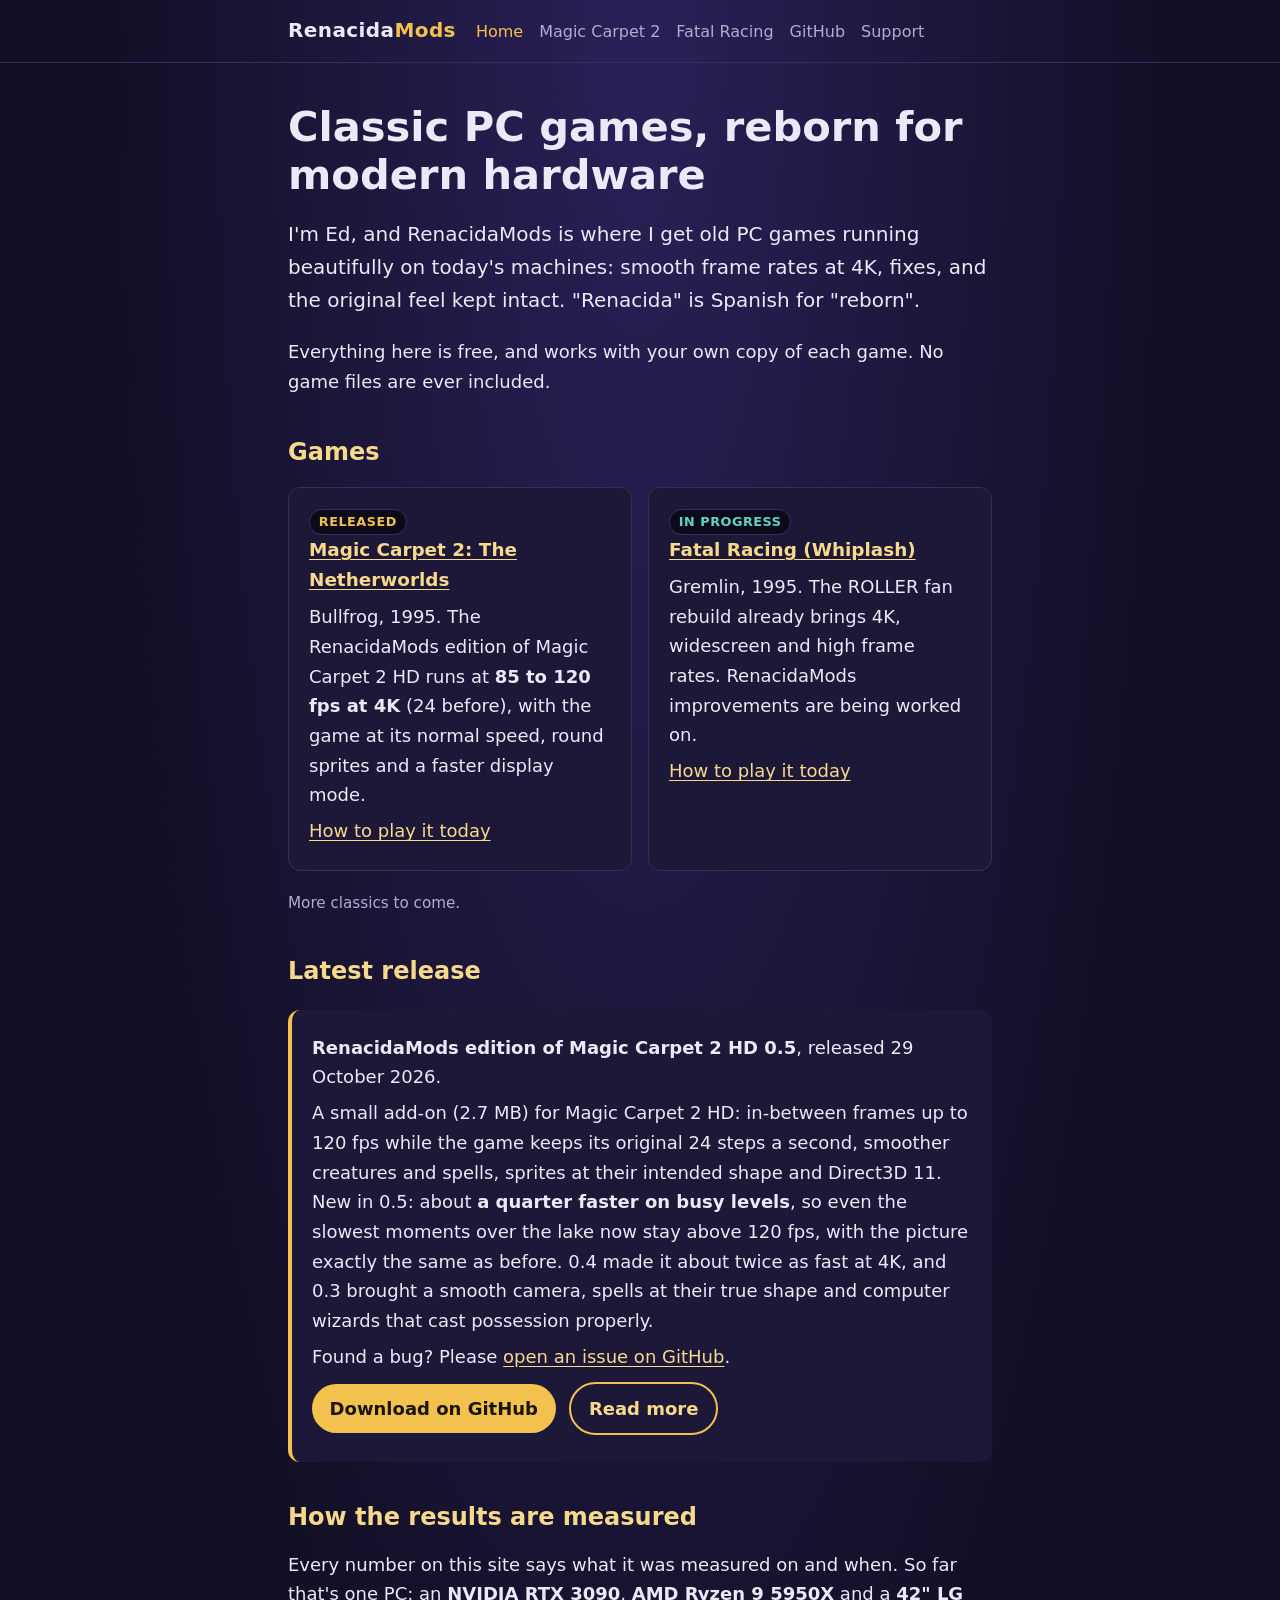
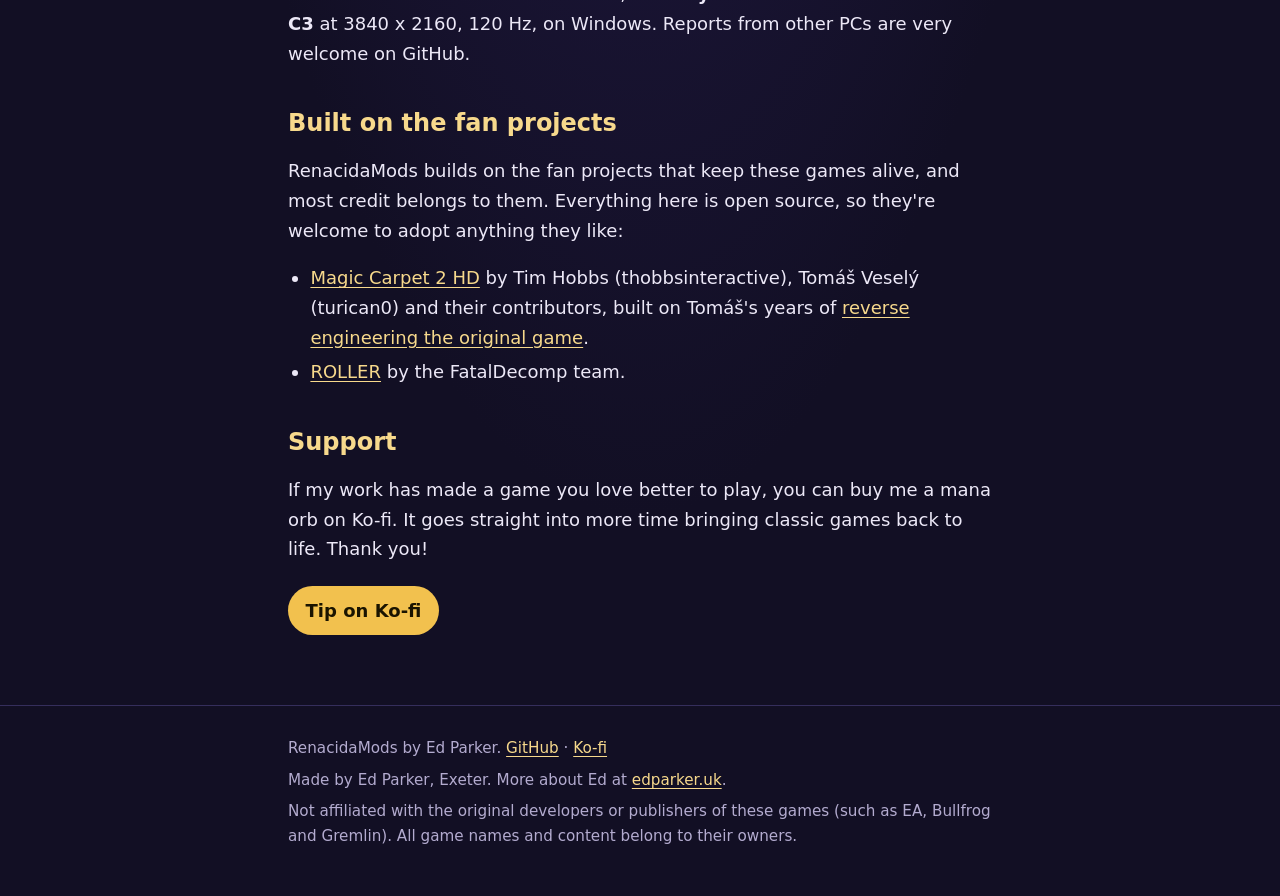
<file: index.html>
<!doctype html>
<html lang="en-GB">
<head>
<meta charset="utf-8">
<meta name="viewport" content="width=device-width, initial-scale=1">
<title>RenacidaMods: classic PC games, reborn for modern hardware</title>
<meta name="description" content="Free mods and fixes that get classic PC games like Magic Carpet 2 and Fatal Racing running smoothly at 4K on today's PCs, using your own copy of the game.">
<link rel="canonical" href="https://renacidamods.edparker.uk/">
<link rel="icon" href="/favicon.svg" type="image/svg+xml">
<link rel="stylesheet" href="/style.css?v=2">
<meta property="og:type" content="website">
<meta property="og:site_name" content="RenacidaMods">
<meta property="og:title" content="RenacidaMods: classic PC games, reborn for modern hardware">
<meta property="og:description" content="Free mods and fixes for classic PC games on today's PCs. Magic Carpet 2 runs at 85 to 120 fps in 4K, Fatal Racing next.">
<meta property="og:url" content="https://renacidamods.edparker.uk/">
<meta property="og:image" content="https://renacidamods.edparker.uk/share.png?v=3">
<meta property="og:image:width" content="1200">
<meta property="og:image:height" content="630">
<meta name="twitter:card" content="summary_large_image">
<script type="application/ld+json">
{
  "@context": "https://schema.org",
  "@graph": [
    {
      "@type": "WebSite",
      "@id": "https://renacidamods.edparker.uk/#website",
      "url": "https://renacidamods.edparker.uk/",
      "name": "RenacidaMods",
      "description": "Free mods and fixes that get classic PC games running well on modern hardware.",
      "inLanguage": "en-GB",
      "publisher": { "@id": "https://renacidamods.edparker.uk/#ed" }
    },
    {
      "@type": "Person",
      "@id": "https://renacidamods.edparker.uk/#ed",
      "name": "Ed Parker",
      "url": "https://renacidamods.edparker.uk/",
      "brand": { "@type": "Brand", "name": "RenacidaMods" },
      "sameAs": [
        "https://edparker.uk/",
        "https://github.com/RenacidaMods",
        "https://ko-fi.com/renacidamods"
      ]
    }
  ]
}
</script>
</head>
<body>
<header class="site">
  <div class="wrap">
    <a class="brand" href="/">Renacida<span>Mods</span></a>
    <nav class="site" aria-label="Main">
      <a href="/" aria-current="page">Home</a>
      <a href="/magic-carpet-2/">Magic Carpet 2</a>
      <a href="/fatal-racing/">Fatal Racing</a>
      <a href="https://github.com/RenacidaMods">GitHub</a>
      <a href="https://ko-fi.com/renacidamods">Support</a>
    </nav>
  </div>
</header>

<main>
  <div class="wrap">
    <h1>Classic PC games, reborn for modern hardware</h1>
    <p class="lead">I'm Ed, and RenacidaMods is where I get old PC games running beautifully on today's machines: smooth frame rates at 4K, fixes, and the original feel kept intact. "Renacida" is Spanish for "reborn".</p>
    <p>Everything here is free, and works with your own copy of each game. No game files are ever included.</p>

    <h2>Games</h2>
    <div class="cards">
      <div class="card">
        <span class="tag gold">Released</span>
        <h3><a href="/magic-carpet-2/">Magic Carpet 2: The Netherworlds</a></h3>
        <p>Bullfrog, 1995. The RenacidaMods edition of Magic Carpet 2 HD runs at <strong>85 to 120 fps at 4K</strong> (24 before), with the game at its normal speed, round sprites and a faster display mode.</p>
        <p><a href="/magic-carpet-2/">How to play it today</a></p>
      </div>
      <div class="card">
        <span class="tag">In progress</span>
        <h3><a href="/fatal-racing/">Fatal Racing (Whiplash)</a></h3>
        <p>Gremlin, 1995. The ROLLER fan rebuild already brings 4K, widescreen and high frame rates. RenacidaMods improvements are being worked on.</p>
        <p><a href="/fatal-racing/">How to play it today</a></p>
      </div>
    </div>
    <p class="muted small">More classics to come.</p>

    <h2>Latest release</h2>
    <div class="answer">
      <p><strong>RenacidaMods edition of Magic Carpet 2 HD 0.5</strong>, released 29 October 2026.</p>
      <p>A small add-on (2.7 MB) for Magic Carpet 2 HD: in-between frames up to 120 fps while the game keeps its original 24 steps a second, smoother creatures and spells, sprites at their intended shape and Direct3D 11. New in 0.5: about <strong>a quarter faster on busy levels</strong>, so even the slowest moments over the lake now stay above 120 fps, with the picture exactly the same as before. 0.4 made it about twice as fast at 4K, and 0.3 brought a smooth camera, spells at their true shape and computer wizards that cast possession properly.</p>
      <p>Found a bug? Please <a href="https://github.com/RenacidaMods/magic-carpet-2-hd/issues">open an issue on GitHub</a>.</p>
      <p><a class="button" href="https://github.com/RenacidaMods/magic-carpet-2-hd/releases/latest">Download on GitHub</a> <a class="button ghost" href="/magic-carpet-2/">Read more</a></p>
    </div>

    <h2>How the results are measured</h2>
    <p>Every number on this site says what it was measured on and when. So far that's one PC: an <strong>NVIDIA RTX 3090</strong>, <strong>AMD Ryzen 9 5950X</strong> and a <strong>42" LG C3</strong> at 3840 x 2160, 120 Hz, on Windows. Reports from other PCs are very welcome on GitHub.</p>

    <h2>Built on the fan projects</h2>
    <p>RenacidaMods builds on the fan projects that keep these games alive, and most credit belongs to them. Everything here is open source, so they're welcome to adopt anything they like:</p>
    <ul>
      <li><a href="https://github.com/thobbsinteractive/magic-carpet-2-hd">Magic Carpet 2 HD</a> by Tim Hobbs (thobbsinteractive), Tomáš Veselý (turican0) and their contributors, built on Tomáš's years of <a href="https://github.com/turican0/remc2">reverse engineering the original game</a>.</li>
      <li><a href="https://github.com/FatalDecomp/ROLLER">ROLLER</a> by the FatalDecomp team.</li>
    </ul>

    <h2>Support</h2>
    <p>If my work has made a game you love better to play, you can buy me a mana orb on Ko-fi. It goes straight into more time bringing classic games back to life. Thank you!</p>
    <p><a class="button" href="https://ko-fi.com/renacidamods">Tip on Ko-fi</a></p>
  </div>
</main>

<footer class="site">
  <div class="wrap">
    <p>RenacidaMods by Ed Parker. <a href="https://github.com/RenacidaMods">GitHub</a> · <a href="https://ko-fi.com/renacidamods">Ko-fi</a></p>
    <p>Made by Ed Parker, Exeter. More about Ed at <a href="https://edparker.uk/">edparker.uk</a>.</p>
    <p>Not affiliated with the original developers or publishers of these games (such as EA, Bullfrog and Gremlin). All game names and content belong to their owners.</p>
  </div>
</footer>
</body>
</html>
</file>
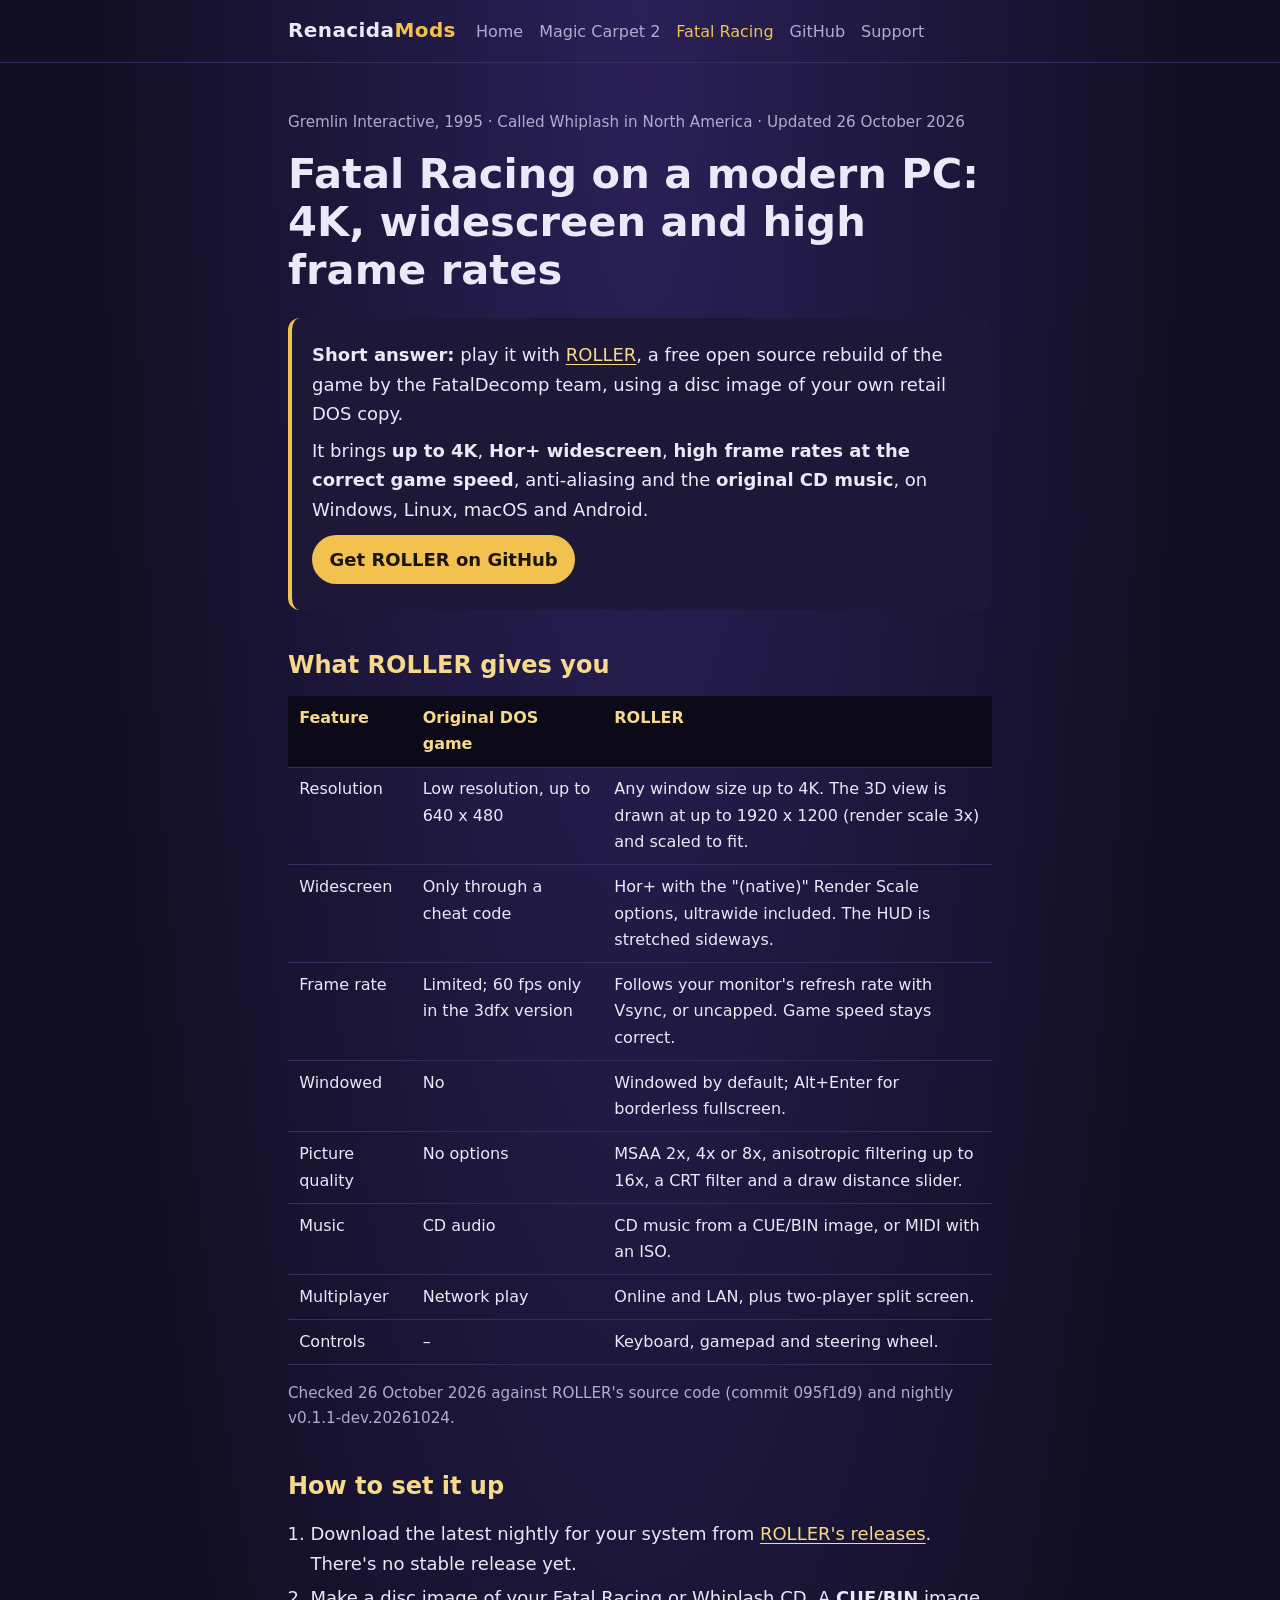
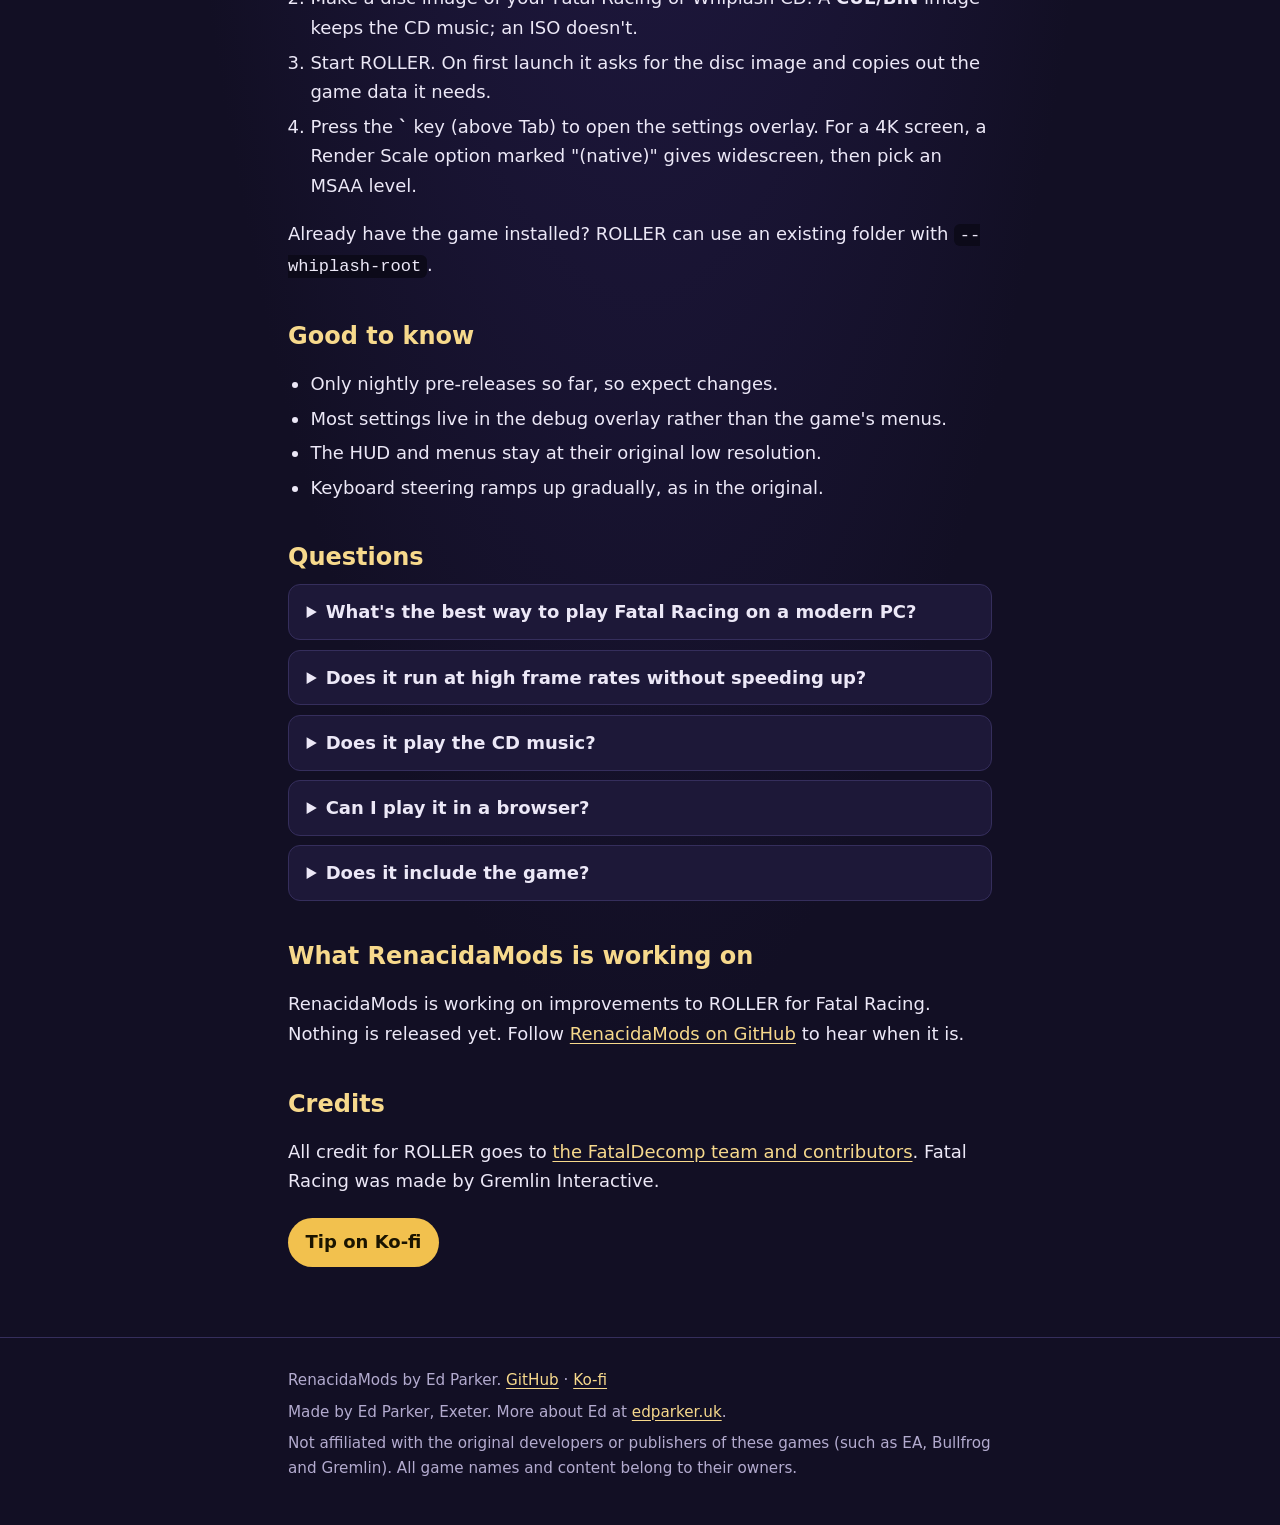
<file: fatal-racing/index.html>
<!doctype html>
<html lang="en-GB">
<head>
<meta charset="utf-8">
<meta name="viewport" content="width=device-width, initial-scale=1">
<title>Fatal Racing (Whiplash) on a modern PC: 4K, widescreen and high frame rates | RenacidaMods</title>
<meta name="description" content="How to play Fatal Racing (Whiplash in North America) on a modern PC: the free ROLLER rebuild runs it at up to 4K, in Hor+ widescreen, at high frame rates with CD music, using your own copy of the game.">
<link rel="canonical" href="https://renacidamods.edparker.uk/fatal-racing/">
<link rel="icon" href="/favicon.svg" type="image/svg+xml">
<link rel="stylesheet" href="/style.css?v=2">
<meta property="og:type" content="article">
<meta property="og:site_name" content="RenacidaMods">
<meta property="og:title" content="Fatal Racing (Whiplash) on a modern PC: 4K, widescreen and high frame rates">
<meta property="og:description" content="The free ROLLER rebuild runs Fatal Racing at up to 4K, Hor+ widescreen and high frame rates, with CD music, from your own copy of the game.">
<meta property="og:url" content="https://renacidamods.edparker.uk/fatal-racing/">
<meta property="og:image" content="https://renacidamods.edparker.uk/share.png?v=3">
<meta property="og:image:width" content="1200">
<meta property="og:image:height" content="630">
<meta name="twitter:card" content="summary_large_image">
<script type="application/ld+json">
{
  "@context": "https://schema.org",
  "@graph": [
    {
      "@type": "WebPage",
      "@id": "https://renacidamods.edparker.uk/fatal-racing/#page",
      "url": "https://renacidamods.edparker.uk/fatal-racing/",
      "name": "Fatal Racing (Whiplash) on a modern PC: 4K, widescreen and high frame rates",
      "inLanguage": "en-GB",
      "datePublished": "2026-10-26",
      "dateModified": "2026-10-26",
      "isPartOf": { "@id": "https://renacidamods.edparker.uk/#website" },
      "author": { "@id": "https://renacidamods.edparker.uk/#ed" },
      "about": {
        "@type": "VideoGame",
        "name": "Fatal Racing",
        "alternateName": "Whiplash",
        "datePublished": "1995",
        "author": { "@type": "Organization", "name": "Gremlin Interactive" },
        "gamePlatform": "PC"
      }
    },
    {
      "@type": "FAQPage",
      "mainEntity": [
        {
          "@type": "Question",
          "name": "What's the best way to play Fatal Racing on a modern PC?",
          "acceptedAnswer": { "@type": "Answer", "text": "Use ROLLER, a free open source rebuild of the Fatal Racing / Whiplash engine by the FatalDecomp team, with a disc image of your own retail DOS copy. It runs on Windows, Linux, macOS and Android, with up to 4K, Hor+ widescreen, high frame rates, MSAA and the original CD music." }
        },
        {
          "@type": "Question",
          "name": "Does Fatal Racing run at 4K and in widescreen?",
          "acceptedAnswer": { "@type": "Answer", "text": "Yes, with ROLLER. Its window can be any size up to 4K. The 3D view is drawn at up to 3 times 640 x 400 (1920 x 1200) and scaled to the window. Render Scale options marked (native) give Hor+ widescreen, ultrawide included; the HUD is stretched sideways." }
        },
        {
          "@type": "Question",
          "name": "Does Fatal Racing run at high frame rates without speeding up?",
          "acceptedAnswer": { "@type": "Answer", "text": "Yes, with ROLLER. The race runs on its own fixed 36 Hz timer, so game speed stays correct at any frame rate. Vsync is on by default and follows your monitor's refresh rate; with Vsync off it's uncapped. According to ROLLER's source code, motion between game steps isn't smoothed, so movement may still update 36 times a second." }
        },
        {
          "@type": "Question",
          "name": "Does ROLLER play Fatal Racing's CD music?",
          "acceptedAnswer": { "@type": "Answer", "text": "Yes, if you give it a CUE/BIN disc image, which includes the audio tracks. An ISO has no audio tracks, so ROLLER falls back to MIDI music." }
        },
        {
          "@type": "Question",
          "name": "Can I play Fatal Racing in a browser?",
          "acceptedAnswer": { "@type": "Answer", "text": "Yes. ROLLER also runs in a web browser at fatal.racing, with the free Whiplash demo or a disc image of your own copy." }
        }
      ]
    }
  ]
}
</script>
</head>
<body>
<header class="site">
  <div class="wrap">
    <a class="brand" href="/">Renacida<span>Mods</span></a>
    <nav class="site" aria-label="Main">
      <a href="/">Home</a>
      <a href="/magic-carpet-2/">Magic Carpet 2</a>
      <a href="/fatal-racing/" aria-current="page">Fatal Racing</a>
      <a href="https://github.com/RenacidaMods">GitHub</a>
      <a href="https://ko-fi.com/renacidamods">Support</a>
    </nav>
  </div>
</header>

<main>
  <div class="wrap">
    <p class="muted small">Gremlin Interactive, 1995 · Called Whiplash in North America · Updated 26 October 2026</p>
    <h1>Fatal Racing on a modern PC: 4K, widescreen and high frame rates</h1>

    <div class="answer">
      <p><strong>Short answer:</strong> play it with <a href="https://github.com/FatalDecomp/ROLLER">ROLLER</a>, a free open source rebuild of the game by the FatalDecomp team, using a disc image of your own retail DOS copy.</p>
      <p>It brings <strong>up to 4K</strong>, <strong>Hor+ widescreen</strong>, <strong>high frame rates at the correct game speed</strong>, anti-aliasing and the <strong>original CD music</strong>, on Windows, Linux, macOS and Android.</p>
      <p><a class="button" href="https://github.com/FatalDecomp/ROLLER/releases">Get ROLLER on GitHub</a></p>
    </div>

    <h2>What ROLLER gives you</h2>
    <div class="table-scroll">
      <table>
        <thead>
          <tr><th>Feature</th><th>Original DOS game</th><th>ROLLER</th></tr>
        </thead>
        <tbody>
          <tr><td>Resolution</td><td>Low resolution, up to 640 x 480</td><td>Any window size up to 4K. The 3D view is drawn at up to 1920 x 1200 (render scale 3x) and scaled to fit.</td></tr>
          <tr><td>Widescreen</td><td>Only through a cheat code</td><td>Hor+ with the "(native)" Render Scale options, ultrawide included. The HUD is stretched sideways.</td></tr>
          <tr><td>Frame rate</td><td>Limited; 60 fps only in the 3dfx version</td><td>Follows your monitor's refresh rate with Vsync, or uncapped. Game speed stays correct.</td></tr>
          <tr><td>Windowed</td><td>No</td><td>Windowed by default; Alt+Enter for borderless fullscreen.</td></tr>
          <tr><td>Picture quality</td><td>No options</td><td>MSAA 2x, 4x or 8x, anisotropic filtering up to 16x, a CRT filter and a draw distance slider.</td></tr>
          <tr><td>Music</td><td>CD audio</td><td>CD music from a CUE/BIN image, or MIDI with an ISO.</td></tr>
          <tr><td>Multiplayer</td><td>Network play</td><td>Online and LAN, plus two-player split screen.</td></tr>
          <tr><td>Controls</td><td>–</td><td>Keyboard, gamepad and steering wheel.</td></tr>
        </tbody>
      </table>
    </div>
    <p class="muted small">Checked 26 October 2026 against ROLLER's source code (commit 095f1d9) and nightly v0.1.1-dev.20261024.</p>

    <h2>How to set it up</h2>
    <ol>
      <li>Download the latest nightly for your system from <a href="https://github.com/FatalDecomp/ROLLER/releases">ROLLER's releases</a>. There's no stable release yet.</li>
      <li>Make a disc image of your Fatal Racing or Whiplash CD. A <strong>CUE/BIN</strong> image keeps the CD music; an ISO doesn't.</li>
      <li>Start ROLLER. On first launch it asks for the disc image and copies out the game data it needs.</li>
      <li>Press the <strong>`</strong> key (above Tab) to open the settings overlay. For a 4K screen, a Render Scale option marked "(native)" gives widescreen, then pick an MSAA level.</li>
    </ol>
    <p>Already have the game installed? ROLLER can use an existing folder with <code>--whiplash-root</code>.</p>

    <h2>Good to know</h2>
    <ul>
      <li>Only nightly pre-releases so far, so expect changes.</li>
      <li>Most settings live in the debug overlay rather than the game's menus.</li>
      <li>The HUD and menus stay at their original low resolution.</li>
      <li>Keyboard steering ramps up gradually, as in the original.</li>
    </ul>

    <h2>Questions</h2>
    <details>
      <summary>What's the best way to play Fatal Racing on a modern PC?</summary>
      <p>Use ROLLER with a disc image of your own retail DOS copy. It runs on Windows, Linux, macOS and Android, at up to 4K, with Hor+ widescreen, high frame rates and the original CD music.</p>
    </details>
    <details>
      <summary>Does it run at high frame rates without speeding up?</summary>
      <p>Yes. The race runs on its own fixed 36 Hz timer, so the game speed stays correct at any frame rate. According to ROLLER's source code, motion between game steps isn't smoothed, so movement may still update 36 times a second.</p>
    </details>
    <details>
      <summary>Does it play the CD music?</summary>
      <p>Yes, from a CUE/BIN disc image, which includes the audio tracks. An ISO has none, so ROLLER falls back to MIDI.</p>
    </details>
    <details>
      <summary>Can I play it in a browser?</summary>
      <p>Yes, at <a href="https://fatal.racing/">fatal.racing</a>, with the free Whiplash demo or a disc image of your own copy.</p>
    </details>
    <details>
      <summary>Does it include the game?</summary>
      <p>No. You need your own retail copy of Fatal Racing or Whiplash.</p>
    </details>

    <h2>What RenacidaMods is working on</h2>
    <p>RenacidaMods is working on improvements to ROLLER for Fatal Racing. Nothing is released yet. Follow <a href="https://github.com/RenacidaMods">RenacidaMods on GitHub</a> to hear when it is.</p>

    <h2>Credits</h2>
    <p>All credit for ROLLER goes to <a href="https://github.com/FatalDecomp/ROLLER">the FatalDecomp team and contributors</a>. Fatal Racing was made by Gremlin Interactive.</p>

    <p><a class="button" href="https://ko-fi.com/renacidamods">Tip on Ko-fi</a></p>
  </div>
</main>

<footer class="site">
  <div class="wrap">
    <p>RenacidaMods by Ed Parker. <a href="https://github.com/RenacidaMods">GitHub</a> · <a href="https://ko-fi.com/renacidamods">Ko-fi</a></p>
    <p>Made by Ed Parker, Exeter. More about Ed at <a href="https://edparker.uk/">edparker.uk</a>.</p>
    <p>Not affiliated with the original developers or publishers of these games (such as EA, Bullfrog and Gremlin). All game names and content belong to their owners.</p>
  </div>
</footer>
</body>
</html>
</file>
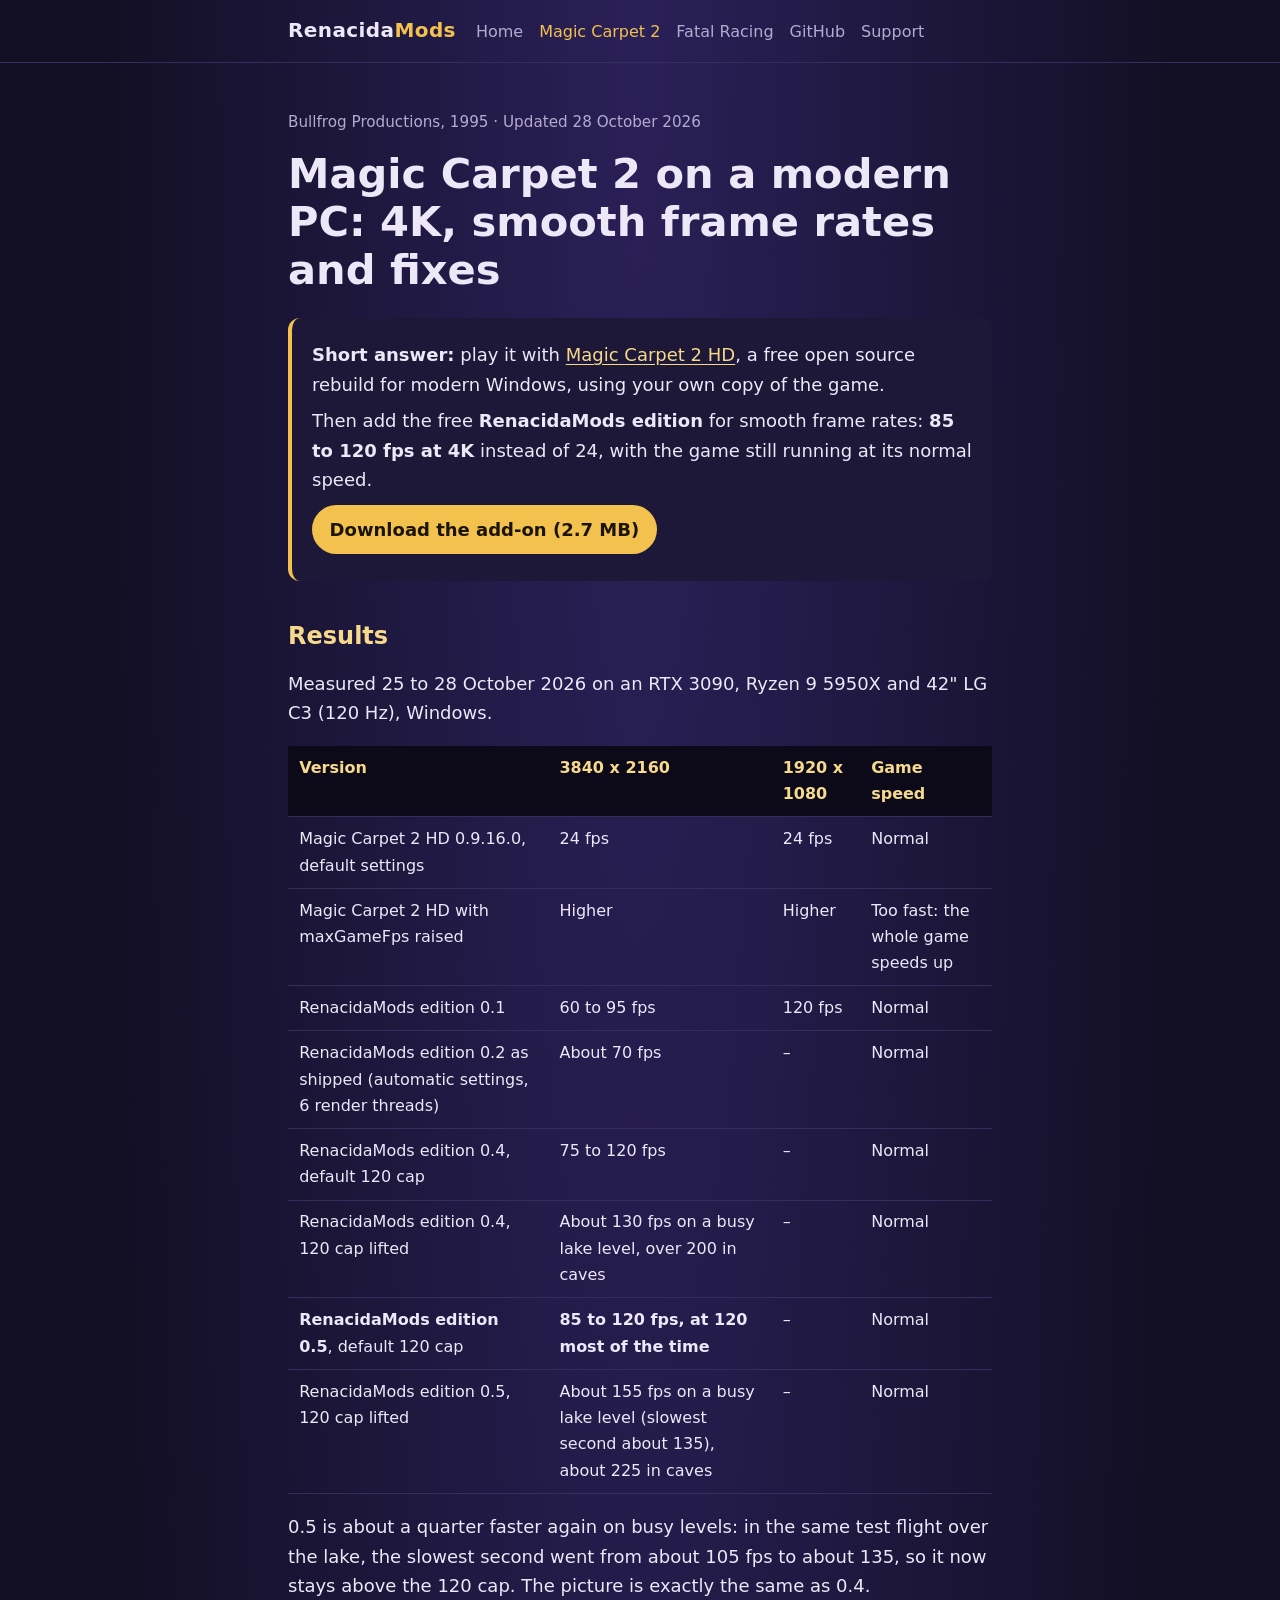
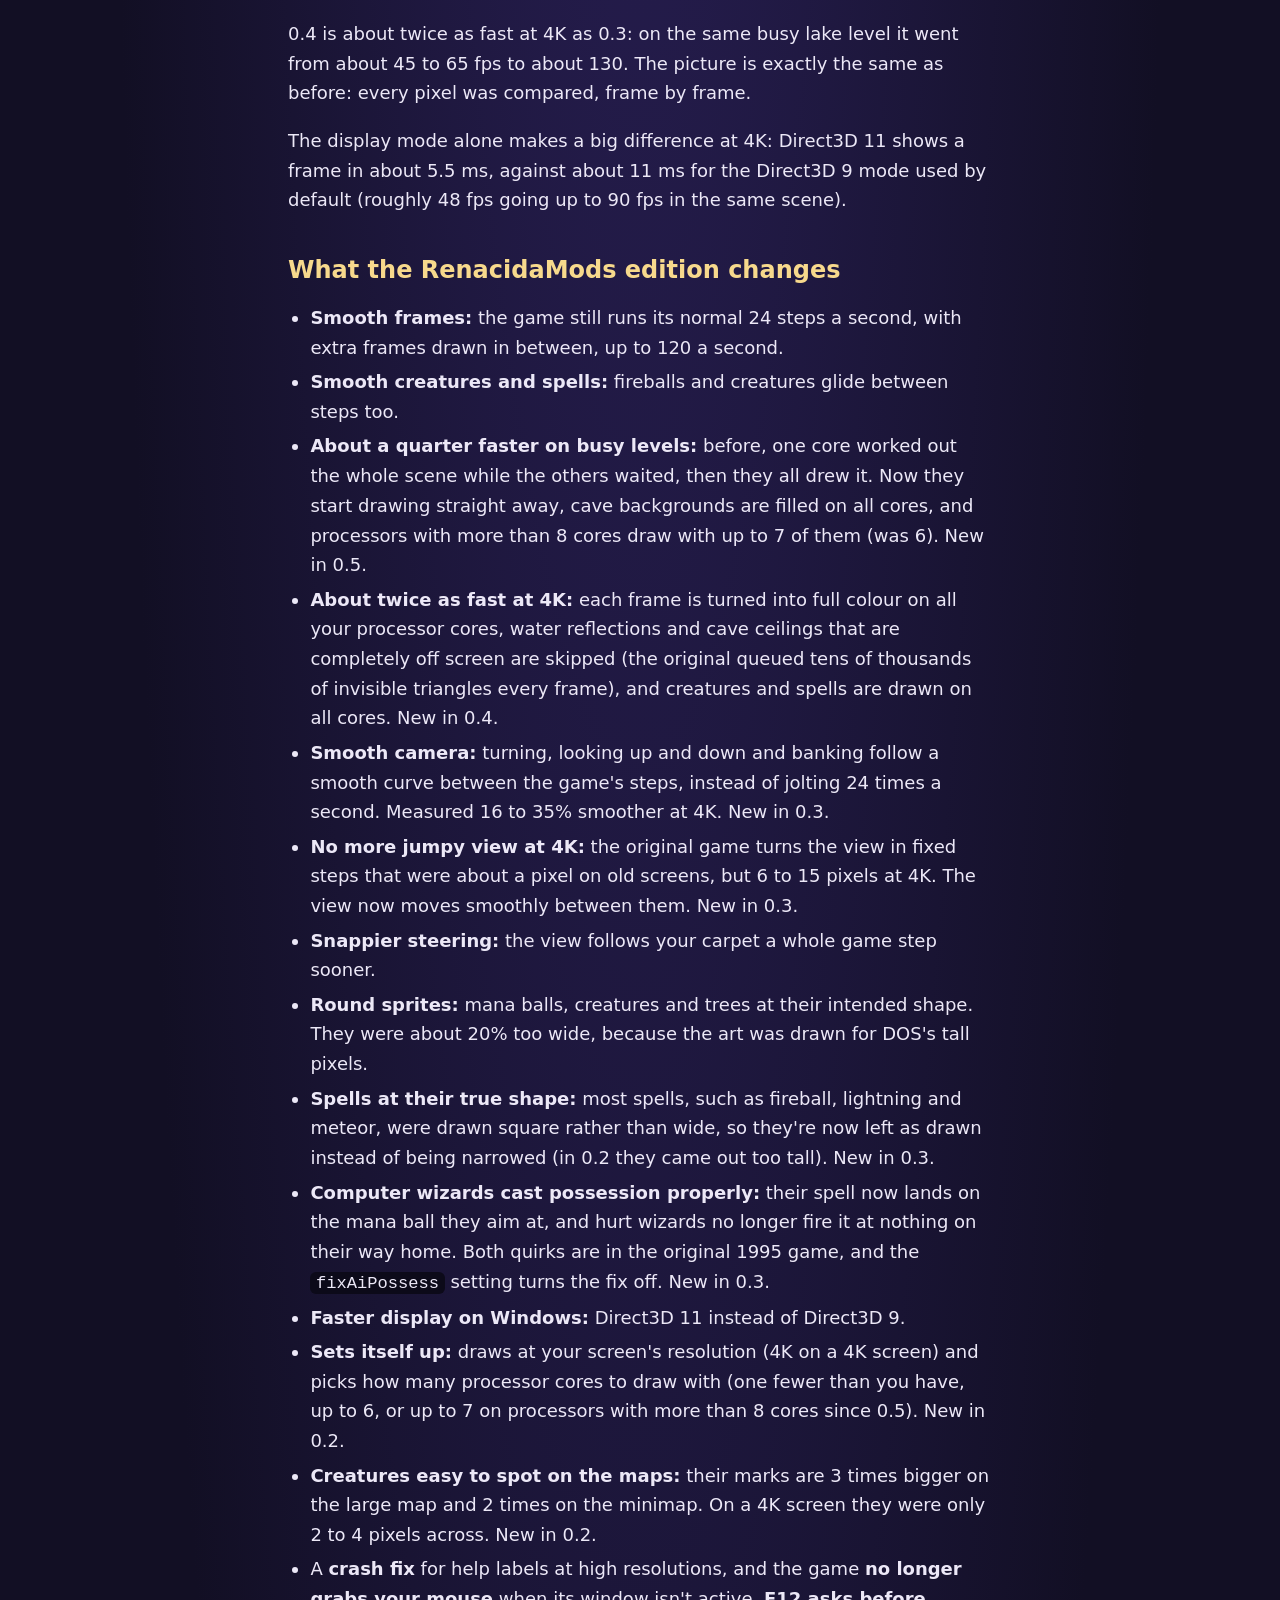
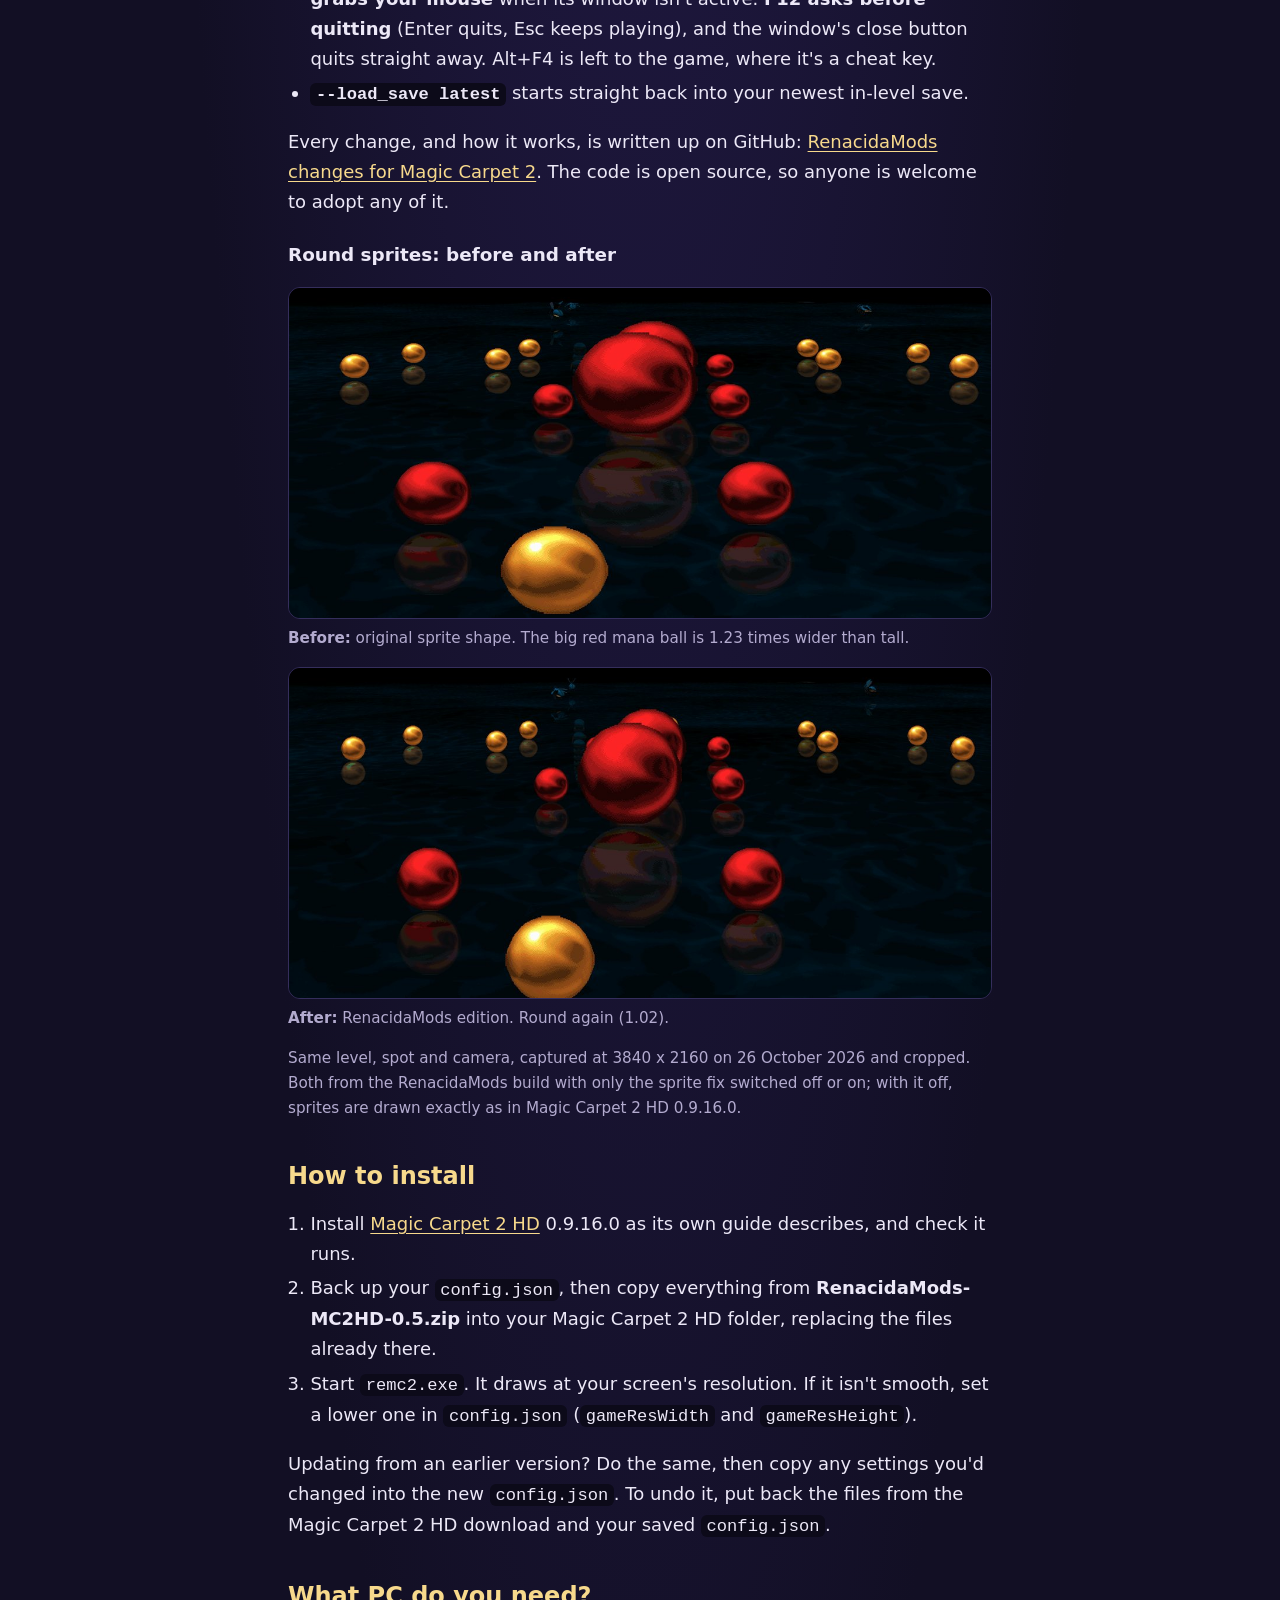
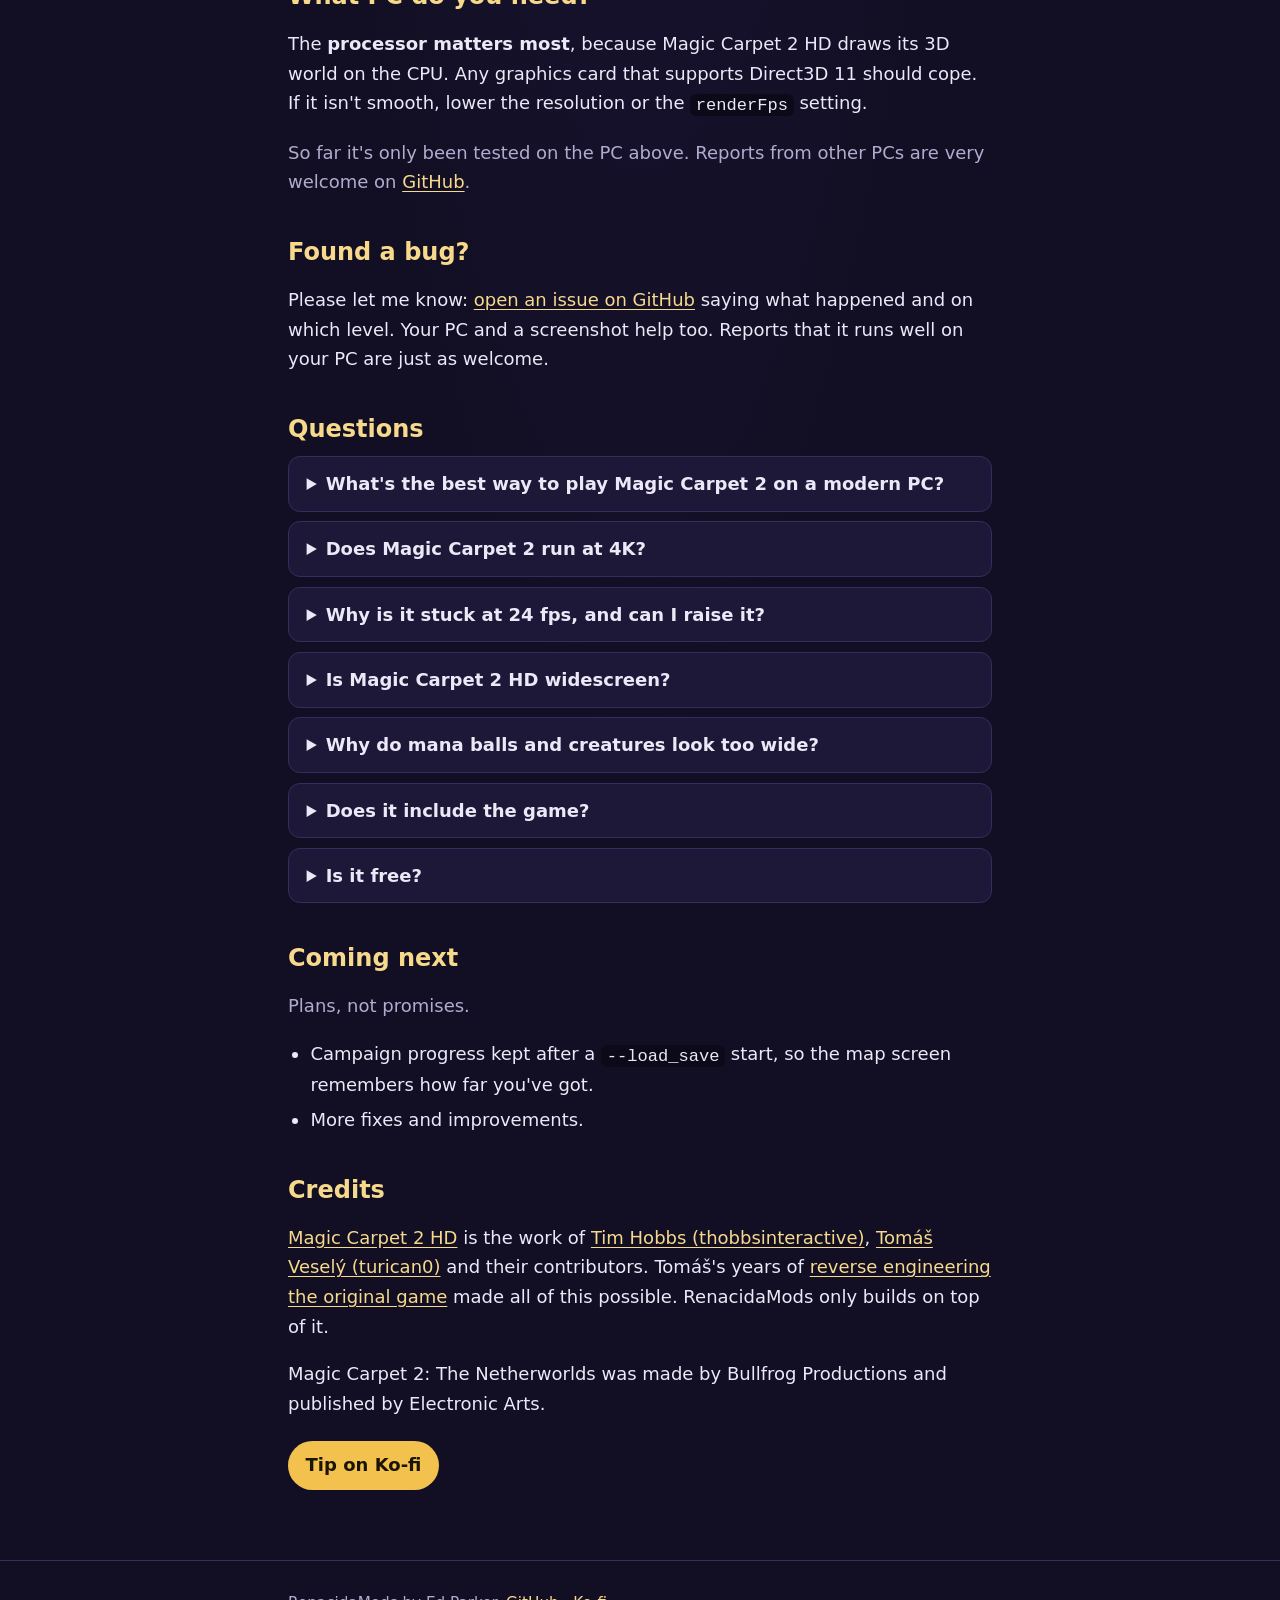
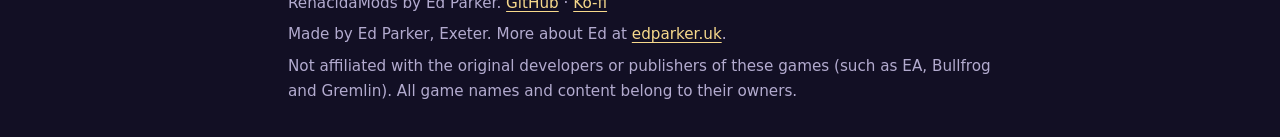
<file: magic-carpet-2/index.html>
<!doctype html>
<html lang="en-GB">
<head>
<meta charset="utf-8">
<meta name="viewport" content="width=device-width, initial-scale=1">
<title>Magic Carpet 2 on a modern PC: 4K, smooth frame rates and fixes | RenacidaMods</title>
<meta name="description" content="The best way to play Magic Carpet 2: The Netherworlds on Windows today: Magic Carpet 2 HD plus the free RenacidaMods add-on, for 85 to 120 fps at 4K, with the game at its normal speed.">
<link rel="canonical" href="https://renacidamods.edparker.uk/magic-carpet-2/">
<link rel="icon" href="/favicon.svg" type="image/svg+xml">
<link rel="stylesheet" href="/style.css?v=2">
<meta property="og:type" content="article">
<meta property="og:site_name" content="RenacidaMods">
<meta property="og:title" content="Magic Carpet 2 on a modern PC: 4K, smooth frame rates and fixes">
<meta property="og:description" content="Magic Carpet 2 HD plus the free RenacidaMods add-on: 85 to 120 fps at 4K (24 before), with the game at its normal speed.">
<meta property="og:url" content="https://renacidamods.edparker.uk/magic-carpet-2/">
<meta property="og:image" content="https://renacidamods.edparker.uk/share.png?v=3">
<meta property="og:image:width" content="1200">
<meta property="og:image:height" content="630">
<meta name="twitter:card" content="summary_large_image">
<script type="application/ld+json">
{
  "@context": "https://schema.org",
  "@graph": [
    {
      "@type": "WebPage",
      "@id": "https://renacidamods.edparker.uk/magic-carpet-2/#page",
      "url": "https://renacidamods.edparker.uk/magic-carpet-2/",
      "name": "Magic Carpet 2 on a modern PC: 4K, smooth frame rates and fixes",
      "inLanguage": "en-GB",
      "datePublished": "2026-10-26",
      "dateModified": "2026-10-31",
      "isPartOf": { "@id": "https://renacidamods.edparker.uk/#website" },
      "author": { "@id": "https://renacidamods.edparker.uk/#ed" },
      "about": {
        "@type": "VideoGame",
        "name": "Magic Carpet 2: The Netherworlds",
        "datePublished": "1995",
        "author": { "@type": "Organization", "name": "Bullfrog Productions" },
        "gamePlatform": "PC"
      }
    },
    {
      "@type": "SoftwareApplication",
      "name": "RenacidaMods edition of Magic Carpet 2 HD",
      "softwareVersion": "0.5",
      "datePublished": "2026-10-29",
      "applicationCategory": "GameApplication",
      "operatingSystem": "Windows",
      "fileSize": "2.7 MB",
      "license": "https://www.gnu.org/licenses/gpl-3.0.html",
      "downloadUrl": "https://github.com/RenacidaMods/magic-carpet-2-hd/releases/latest",
      "url": "https://renacidamods.edparker.uk/magic-carpet-2/",
      "isBasedOn": {
        "@type": "SoftwareApplication",
        "name": "Magic Carpet 2 HD",
        "url": "https://github.com/thobbsinteractive/magic-carpet-2-hd"
      },
      "author": { "@id": "https://renacidamods.edparker.uk/#ed" },
      "offers": { "@type": "Offer", "price": "0", "priceCurrency": "GBP" },
      "featureList": [
        "In-between frames up to 120 fps while the game keeps its original 24 steps a second",
        "Smooth creatures and spells",
        "Smooth camera: turning, looking and banking follow a smooth curve between game steps",
        "Sprites and spells at their intended shape (most sprites about 20% too wide before)",
        "About a quarter faster on busy levels in 0.5: drawing starts while the scene is laid out, cave backgrounds filled on all cores, up to 7 drawing cores on processors with more than 8 cores",
        "About twice as fast at 4K in 0.4: frames coloured on all cores, off-screen reflections and cave ceilings skipped, creatures and spells drawn on all cores",
        "Direct3D 11 display, up to about double the frame rate at 4K",
        "Draws at the screen's resolution by default and picks its own number of render threads",
        "Creature marks 3 times bigger on the large map and 2 times on the minimap",
        "Computer wizards' possession spell fixed (two quirks from the original 1995 AI)",
        "F12 asks before quitting",
        "A crash fix, and no mouse grab when the window isn't active"
      ]
    },
    {
      "@type": "FAQPage",
      "mainEntity": [
        {
          "@type": "Question",
          "name": "What's the best way to play Magic Carpet 2 on a modern PC?",
          "acceptedAnswer": { "@type": "Answer", "text": "Use Magic Carpet 2 HD, a free open source rebuild of the game for modern Windows, with the game data from your own copy of Magic Carpet 2. For smooth frame rates at 4K with the game at its normal speed, add the free RenacidaMods edition add-on: 85 to 120 fps at 3840 x 2160 instead of 24, measured on an RTX 3090 and Ryzen 9 5950X." }
        },
        {
          "@type": "Question",
          "name": "Does Magic Carpet 2 run at 4K?",
          "acceptedAnswer": { "@type": "Answer", "text": "Yes, with Magic Carpet 2 HD, which runs at any resolution including 3840 x 2160. Set the resolution in its configurator or in config.json. Out of the box it draws 24 frames a second; the RenacidaMods add-on raises that to 85 to 120 fps at 4K on a fast CPU." }
        },
        {
          "@type": "Question",
          "name": "Why is Magic Carpet 2 stuck at 24 fps, and can I raise it?",
          "acceptedAnswer": { "@type": "Answer", "text": "The game's speed is tied to its frame rate: it runs 24 game steps a second. Raising Magic Carpet 2 HD's maxGameFps makes the whole game run faster, not smoother. The RenacidaMods edition keeps 24 game steps a second and draws extra frames in between, up to 120 a second, so it's smoother at the normal speed." }
        },
        {
          "@type": "Question",
          "name": "Is Magic Carpet 2 HD widescreen?",
          "acceptedAnswer": { "@type": "Answer", "text": "It fills a 16:9 screen with square pixels and no stretching. Compared with 4:3, the 16:9 view is zoomed in by about 22% rather than showing more at the sides." }
        },
        {
          "@type": "Question",
          "name": "Why do mana balls and creatures look too wide in Magic Carpet 2 HD?",
          "acceptedAnswer": { "@type": "Answer", "text": "The sprite art was drawn for DOS screens at 320 x 200 on a 4:3 monitor, where pixels were 20% taller than wide. On modern square pixels the sprites come out about 20% too wide. The RenacidaMods edition draws them at their intended shape, so mana balls are round again." }
        },
        {
          "@type": "Question",
          "name": "What PC do I need for Magic Carpet 2 HD at 4K?",
          "acceptedAnswer": { "@type": "Answer", "text": "The processor matters most, because Magic Carpet 2 HD draws its 3D world on the CPU. Any graphics card that supports Direct3D 11 should cope. On a Ryzen 9 5950X it runs at 85 to 120 fps at 4K with the RenacidaMods add-on (about 155 on a busy level and over 220 in caves with the 120 cap lifted)." }
        },
        {
          "@type": "Question",
          "name": "Does it include the game?",
          "acceptedAnswer": { "@type": "Answer", "text": "No. Neither Magic Carpet 2 HD nor the RenacidaMods add-on includes any game files. You need your own copy of Magic Carpet 2, such as the GOG version or the original CD." }
        }
      ]
    }
  ]
}
</script>
</head>
<body>
<header class="site">
  <div class="wrap">
    <a class="brand" href="/">Renacida<span>Mods</span></a>
    <nav class="site" aria-label="Main">
      <a href="/">Home</a>
      <a href="/magic-carpet-2/" aria-current="page">Magic Carpet 2</a>
      <a href="/fatal-racing/">Fatal Racing</a>
      <a href="https://github.com/RenacidaMods">GitHub</a>
      <a href="https://ko-fi.com/renacidamods">Support</a>
    </nav>
  </div>
</header>

<main>
  <div class="wrap">
    <p class="muted small">Bullfrog Productions, 1995 · Updated 28 October 2026</p>
    <h1>Magic Carpet 2 on a modern PC: 4K, smooth frame rates and fixes</h1>

    <div class="answer">
      <p><strong>Short answer:</strong> play it with <a href="https://github.com/thobbsinteractive/magic-carpet-2-hd">Magic Carpet 2 HD</a>, a free open source rebuild for modern Windows, using your own copy of the game.</p>
      <p>Then add the free <strong>RenacidaMods edition</strong> for smooth frame rates: <strong>85 to 120 fps at 4K</strong> instead of 24, with the game still running at its normal speed.</p>
      <p><a class="button" href="https://github.com/RenacidaMods/magic-carpet-2-hd/releases/latest">Download the add-on (2.7 MB)</a></p>
    </div>

    <h2>Results</h2>
    <p>Measured 25 to 28 October 2026 on an RTX 3090, Ryzen 9 5950X and 42" LG C3 (120 Hz), Windows.</p>
    <div class="table-scroll">
      <table>
        <thead>
          <tr><th>Version</th><th>3840 x 2160</th><th>1920 x 1080</th><th>Game speed</th></tr>
        </thead>
        <tbody>
          <tr><td>Magic Carpet 2 HD 0.9.16.0, default settings</td><td>24 fps</td><td>24 fps</td><td>Normal</td></tr>
          <tr><td>Magic Carpet 2 HD with maxGameFps raised</td><td>Higher</td><td>Higher</td><td>Too fast: the whole game speeds up</td></tr>
          <tr><td>RenacidaMods edition 0.1</td><td>60 to 95 fps</td><td>120 fps</td><td>Normal</td></tr>
          <tr><td>RenacidaMods edition 0.2 as shipped (automatic settings, 6 render threads)</td><td>About 70 fps</td><td>–</td><td>Normal</td></tr>
          <tr><td>RenacidaMods edition 0.4, default 120 cap</td><td>75 to 120 fps</td><td>–</td><td>Normal</td></tr>
          <tr><td>RenacidaMods edition 0.4, 120 cap lifted</td><td>About 130 fps on a busy lake level, over 200 in caves</td><td>–</td><td>Normal</td></tr>
          <tr><td><strong>RenacidaMods edition 0.5</strong>, default 120 cap</td><td><strong>85 to 120 fps, at 120 most of the time</strong></td><td>–</td><td>Normal</td></tr>
          <tr><td>RenacidaMods edition 0.5, 120 cap lifted</td><td>About 155 fps on a busy lake level (slowest second about 135), about 225 in caves</td><td>–</td><td>Normal</td></tr>
        </tbody>
      </table>
    </div>
    <p>0.5 is about a quarter faster again on busy levels: in the same test flight over the lake, the slowest second went from about 105 fps to about 135, so it now stays above the 120 cap. The picture is exactly the same as 0.4.</p>
    <p>0.4 is about twice as fast at 4K as 0.3: on the same busy lake level it went from about 45 to 65 fps to about 130. The picture is exactly the same as before: every pixel was compared, frame by frame.</p>
    <p>The display mode alone makes a big difference at 4K: Direct3D 11 shows a frame in about 5.5 ms, against about 11 ms for the Direct3D 9 mode used by default (roughly 48 fps going up to 90 fps in the same scene).</p>

    <h2>What the RenacidaMods edition changes</h2>
    <ul>
      <li><strong>Smooth frames:</strong> the game still runs its normal 24 steps a second, with extra frames drawn in between, up to 120 a second.</li>
      <li><strong>Smooth creatures and spells:</strong> fireballs and creatures glide between steps too.</li>
      <li><strong>About a quarter faster on busy levels:</strong> before, one core worked out the whole scene while the others waited, then they all drew it. Now they start drawing straight away, cave backgrounds are filled on all cores, and processors with more than 8 cores draw with up to 7 of them (was 6). New in 0.5.</li>
      <li><strong>About twice as fast at 4K:</strong> each frame is turned into full colour on all your processor cores, water reflections and cave ceilings that are completely off screen are skipped (the original queued tens of thousands of invisible triangles every frame), and creatures and spells are drawn on all cores. New in 0.4.</li>
      <li><strong>Smooth camera:</strong> turning, looking up and down and banking follow a smooth curve between the game's steps, instead of jolting 24 times a second. Measured 16 to 35% smoother at 4K. New in 0.3.</li>
      <li><strong>No more jumpy view at 4K:</strong> the original game turns the view in fixed steps that were about a pixel on old screens, but 6 to 15 pixels at 4K. The view now moves smoothly between them. New in 0.3.</li>
      <li><strong>Snappier steering:</strong> the view follows your carpet a whole game step sooner.</li>
      <li><strong>Round sprites:</strong> mana balls, creatures and trees at their intended shape. They were about 20% too wide, because the art was drawn for DOS's tall pixels.</li>
      <li><strong>Spells at their true shape:</strong> most spells, such as fireball, lightning and meteor, were drawn square rather than wide, so they're now left as drawn instead of being narrowed (in 0.2 they came out too tall). New in 0.3.</li>
      <li><strong>Computer wizards cast possession properly:</strong> their spell now lands on the mana ball they aim at, and hurt wizards no longer fire it at nothing on their way home. Both quirks are in the original 1995 game, and the <code>fixAiPossess</code> setting turns the fix off. New in 0.3.</li>
      <li><strong>Faster display on Windows:</strong> Direct3D 11 instead of Direct3D 9.</li>
      <li><strong>Sets itself up:</strong> draws at your screen's resolution (4K on a 4K screen) and picks how many processor cores to draw with (one fewer than you have, up to 6, or up to 7 on processors with more than 8 cores since 0.5). New in 0.2.</li>
      <li><strong>Creatures easy to spot on the maps:</strong> their marks are 3 times bigger on the large map and 2 times on the minimap. On a 4K screen they were only 2 to 4 pixels across. New in 0.2.</li>
      <li>A <strong>crash fix</strong> for help labels at high resolutions, and the game <strong>no longer grabs your mouse</strong> when its window isn't active. <strong>F12 asks before quitting</strong> (Enter quits, Esc keeps playing), and the window's close button quits straight away. Alt+F4 is left to the game, where it's a cheat key.</li>
      <li><strong><code>--load_save latest</code></strong> starts straight back into your newest in-level save.</li>
    </ul>

    <p>Every change, and how it works, is written up on GitHub: <a href="https://github.com/RenacidaMods/magic-carpet-2-hd/blob/renacida-mods/RenacidaMods-changes.md">RenacidaMods changes for Magic Carpet 2</a>. The code is open source, so anyone is welcome to adopt any of it.</p>

    <h3>Round sprites: before and after</h3>
    <div class="compare">
      <figure>
        <img src="/images/mc2-sprites-before.jpg" width="1200" height="565" loading="lazy" alt="Magic Carpet 2, night sea level: red and gold mana balls floating on dark water. The balls are visibly oval, wider than they are tall.">
        <figcaption><strong>Before:</strong> original sprite shape. The big red mana ball is 1.23 times wider than tall.</figcaption>
      </figure>
      <figure>
        <img src="/images/mc2-sprites-after.jpg" width="1200" height="565" loading="lazy" alt="The same scene with the RenacidaMods edition: the same red and gold mana balls are now round.">
        <figcaption><strong>After:</strong> RenacidaMods edition. Round again (1.02).</figcaption>
      </figure>
    </div>
    <p class="muted small">Same level, spot and camera, captured at 3840 x 2160 on 26 October 2026 and cropped. Both from the RenacidaMods build with only the sprite fix switched off or on; with it off, sprites are drawn exactly as in Magic Carpet 2 HD 0.9.16.0.</p>

    <h2>How to install</h2>
    <ol>
      <li>Install <a href="https://github.com/thobbsinteractive/magic-carpet-2-hd">Magic Carpet 2 HD</a> 0.9.16.0 as its own guide describes, and check it runs.</li>
      <li>Back up your <code>config.json</code>, then copy everything from <strong>RenacidaMods-MC2HD-0.5.zip</strong> into your Magic Carpet 2 HD folder, replacing the files already there.</li>
      <li>Start <code>remc2.exe</code>. It draws at your screen's resolution. If it isn't smooth, set a lower one in <code>config.json</code> (<code>gameResWidth</code> and <code>gameResHeight</code>).</li>
    </ol>
    <p>Updating from an earlier version? Do the same, then copy any settings you'd changed into the new <code>config.json</code>. To undo it, put back the files from the Magic Carpet 2 HD download and your saved <code>config.json</code>.</p>

    <h2>What PC do you need?</h2>
    <p>The <strong>processor matters most</strong>, because Magic Carpet 2 HD draws its 3D world on the CPU. Any graphics card that supports Direct3D 11 should cope. If it isn't smooth, lower the resolution or the <code>renderFps</code> setting.</p>
    <p class="muted">So far it's only been tested on the PC above. Reports from other PCs are very welcome on <a href="https://github.com/RenacidaMods/magic-carpet-2-hd/issues">GitHub</a>.</p>

    <h2>Found a bug?</h2>
    <p>Please let me know: <a href="https://github.com/RenacidaMods/magic-carpet-2-hd/issues">open an issue on GitHub</a> saying what happened and on which level. Your PC and a screenshot help too. Reports that it runs well on your PC are just as welcome.</p>

    <h2>Questions</h2>
    <details>
      <summary>What's the best way to play Magic Carpet 2 on a modern PC?</summary>
      <p>Use Magic Carpet 2 HD with the game data from your own copy of Magic Carpet 2. For smooth frame rates at 4K at the normal game speed, add the RenacidaMods edition: 85 to 120 fps at 3840 x 2160 instead of 24.</p>
    </details>
    <details>
      <summary>Does Magic Carpet 2 run at 4K?</summary>
      <p>Yes, with Magic Carpet 2 HD, which runs at any resolution including 3840 x 2160. Out of the box it draws 24 frames a second; the RenacidaMods add-on raises that to 85 to 120 fps at 4K on a fast CPU.</p>
    </details>
    <details>
      <summary>Why is it stuck at 24 fps, and can I raise it?</summary>
      <p>The game's speed is tied to its frame rate: it runs 24 game steps a second. Raising <code>maxGameFps</code> makes the whole game faster, not smoother. The RenacidaMods edition keeps 24 steps a second and draws extra frames in between.</p>
    </details>
    <details>
      <summary>Is Magic Carpet 2 HD widescreen?</summary>
      <p>It fills a 16:9 screen with square pixels and no stretching. Compared with 4:3, the 16:9 view is zoomed in by about 22% rather than showing more at the sides.</p>
    </details>
    <details>
      <summary>Why do mana balls and creatures look too wide?</summary>
      <p>The art was drawn for DOS screens at 320 x 200 on a 4:3 monitor, where pixels were 20% taller than wide. On square pixels the sprites come out about 20% too wide. The RenacidaMods edition draws them at their intended shape.</p>
    </details>
    <details>
      <summary>Does it include the game?</summary>
      <p>No. Neither Magic Carpet 2 HD nor the RenacidaMods add-on includes game files. You need your own copy of Magic Carpet 2, such as the GOG version or the original CD.</p>
    </details>
    <details>
      <summary>Is it free?</summary>
      <p>Yes. Both are free software under the GNU GPL version 3. The add-on's source code is in the <a href="https://github.com/RenacidaMods/magic-carpet-2-hd/tree/renacida-mods">renacida-mods branch</a>.</p>
    </details>

    <h2>Coming next</h2>
    <p class="muted">Plans, not promises.</p>
    <ul>
      <li>Campaign progress kept after a <code>--load_save</code> start, so the map screen remembers how far you've got.</li>
      <li>More fixes and improvements.</li>
    </ul>

    <h2>Credits</h2>
    <p><a href="https://github.com/thobbsinteractive/magic-carpet-2-hd">Magic Carpet 2 HD</a> is the work of <a href="https://github.com/thobbsinteractive">Tim Hobbs (thobbsinteractive)</a>, <a href="https://github.com/turican0">Tomáš Veselý (turican0)</a> and their contributors. Tomáš's years of <a href="https://github.com/turican0/remc2">reverse engineering the original game</a> made all of this possible. RenacidaMods only builds on top of it.</p>
    <p>Magic Carpet 2: The Netherworlds was made by Bullfrog Productions and published by Electronic Arts.</p>

    <p><a class="button" href="https://ko-fi.com/renacidamods">Tip on Ko-fi</a></p>
  </div>
</main>

<footer class="site">
  <div class="wrap">
    <p>RenacidaMods by Ed Parker. <a href="https://github.com/RenacidaMods">GitHub</a> · <a href="https://ko-fi.com/renacidamods">Ko-fi</a></p>
    <p>Made by Ed Parker, Exeter. More about Ed at <a href="https://edparker.uk/">edparker.uk</a>.</p>
    <p>Not affiliated with the original developers or publishers of these games (such as EA, Bullfrog and Gremlin). All game names and content belong to their owners.</p>
  </div>
</footer>
</body>
</html>
</file>
<file: style.css>
:root {
  --bg: #120f24;
  --bg-raised: #1d1838;
  --bg-sunk: #0c0a19;
  --text: #ece8f7;
  --muted: #b3abcf;
  --gold: #f2c14e;
  --gold-soft: #f7d98c;
  --teal: #5fd4c4;
  --line: #352e5c;
  --radius: 12px;
  --max: 46rem;
}

* { box-sizing: border-box; }

html { -webkit-text-size-adjust: 100%; }

body {
  margin: 0;
  background: var(--bg);
  background-image: radial-gradient(ellipse at top, #2a2058 0%, var(--bg) 60%);
  background-repeat: no-repeat;
  color: var(--text);
  font: 1.125rem/1.65 system-ui, -apple-system, "Segoe UI", Roboto, "Helvetica Neue", Arial, sans-serif;
}

a { color: var(--gold-soft); text-underline-offset: 0.18em; }
a:hover { color: var(--gold); }

.wrap { max-width: var(--max); margin: 0 auto; padding: 0 1rem; }

header.site {
  border-bottom: 1px solid var(--line);
  padding: 0.9rem 0;
}
header.site .wrap { display: flex; flex-wrap: wrap; gap: 0.4rem 1.25rem; align-items: baseline; }
.brand { font-weight: 800; font-size: 1.25rem; letter-spacing: 0.02em; color: var(--text); text-decoration: none; }
.brand span { color: var(--gold); }
nav.site { display: flex; flex-wrap: wrap; gap: 0.25rem 1rem; font-size: 1rem; }
nav.site a { color: var(--muted); text-decoration: none; }
nav.site a:hover, nav.site a[aria-current="page"] { color: var(--gold); }

main { padding: 2rem 0 3rem; }

h1 { font-size: clamp(1.9rem, 5vw, 2.6rem); line-height: 1.15; margin: 0.5rem 0 1rem; }
h2 { font-size: 1.5rem; line-height: 1.25; margin: 2.5rem 0 0.75rem; color: var(--gold-soft); }
h3 { font-size: 1.15rem; margin: 1.5rem 0 0.4rem; }

.lead { font-size: 1.25rem; color: var(--text); }
.muted { color: var(--muted); }
.small { font-size: 0.95rem; }

.answer {
  background: var(--bg-raised);
  border-left: 4px solid var(--gold);
  border-radius: var(--radius);
  padding: 1rem 1.25rem;
  margin: 1.5rem 0;
}
.answer p { margin: 0.4rem 0; }

.cards { display: grid; gap: 1rem; grid-template-columns: repeat(auto-fit, minmax(16rem, 1fr)); margin: 1.25rem 0; }
.card {
  background: var(--bg-raised);
  border: 1px solid var(--line);
  border-radius: var(--radius);
  padding: 1.1rem 1.25rem;
}
.card h3 { margin-top: 0; }
.card p { margin: 0.4rem 0; }
.tag {
  display: inline-block;
  font-size: 0.8rem;
  font-weight: 700;
  letter-spacing: 0.04em;
  text-transform: uppercase;
  padding: 0.1rem 0.55rem;
  border-radius: 999px;
  background: var(--bg-sunk);
  color: var(--teal);
  border: 1px solid var(--line);
}
.tag.gold { color: var(--gold); }

.button {
  display: inline-block;
  background: var(--gold);
  color: #1a1400;
  font-weight: 700;
  text-decoration: none;
  padding: 0.6rem 1.1rem;
  border-radius: 999px;
  margin: 0.25rem 0.5rem 0.25rem 0;
}
.button:hover { background: var(--gold-soft); color: #1a1400; }
.button.ghost { background: transparent; color: var(--gold-soft); border: 2px solid var(--gold); }

.table-scroll { overflow-x: auto; margin: 1rem 0; }
table { border-collapse: collapse; width: 100%; font-size: 1rem; }
th, td { text-align: left; vertical-align: top; padding: 0.55rem 0.7rem; border-bottom: 1px solid var(--line); }
th { color: var(--gold-soft); font-weight: 700; background: var(--bg-sunk); }

ul, ol { padding-left: 1.4rem; }
li { margin: 0.3rem 0; }

details {
  background: var(--bg-raised);
  border: 1px solid var(--line);
  border-radius: var(--radius);
  padding: 0.75rem 1.1rem;
  margin: 0.6rem 0;
}
summary { cursor: pointer; font-weight: 700; }
details[open] summary { margin-bottom: 0.4rem; }
details p { margin: 0.4rem 0; }

.compare { display: grid; gap: 1rem; margin: 1rem 0 0.5rem; }
figure { margin: 0; }
figure img {
  display: block;
  width: 100%;
  height: auto;
  border-radius: var(--radius);
  border: 1px solid var(--line);
}
figcaption { font-size: 0.95rem; color: var(--muted); margin-top: 0.4rem; }

code { background: var(--bg-sunk); padding: 0.1rem 0.35rem; border-radius: 6px; font-size: 0.95em; }

footer.site {
  border-top: 1px solid var(--line);
  padding: 1.5rem 0 2.5rem;
  color: var(--muted);
  font-size: 0.95rem;
}
footer.site p { margin: 0.4rem 0; }

:focus-visible { outline: 3px solid var(--teal); outline-offset: 2px; }
</file>
